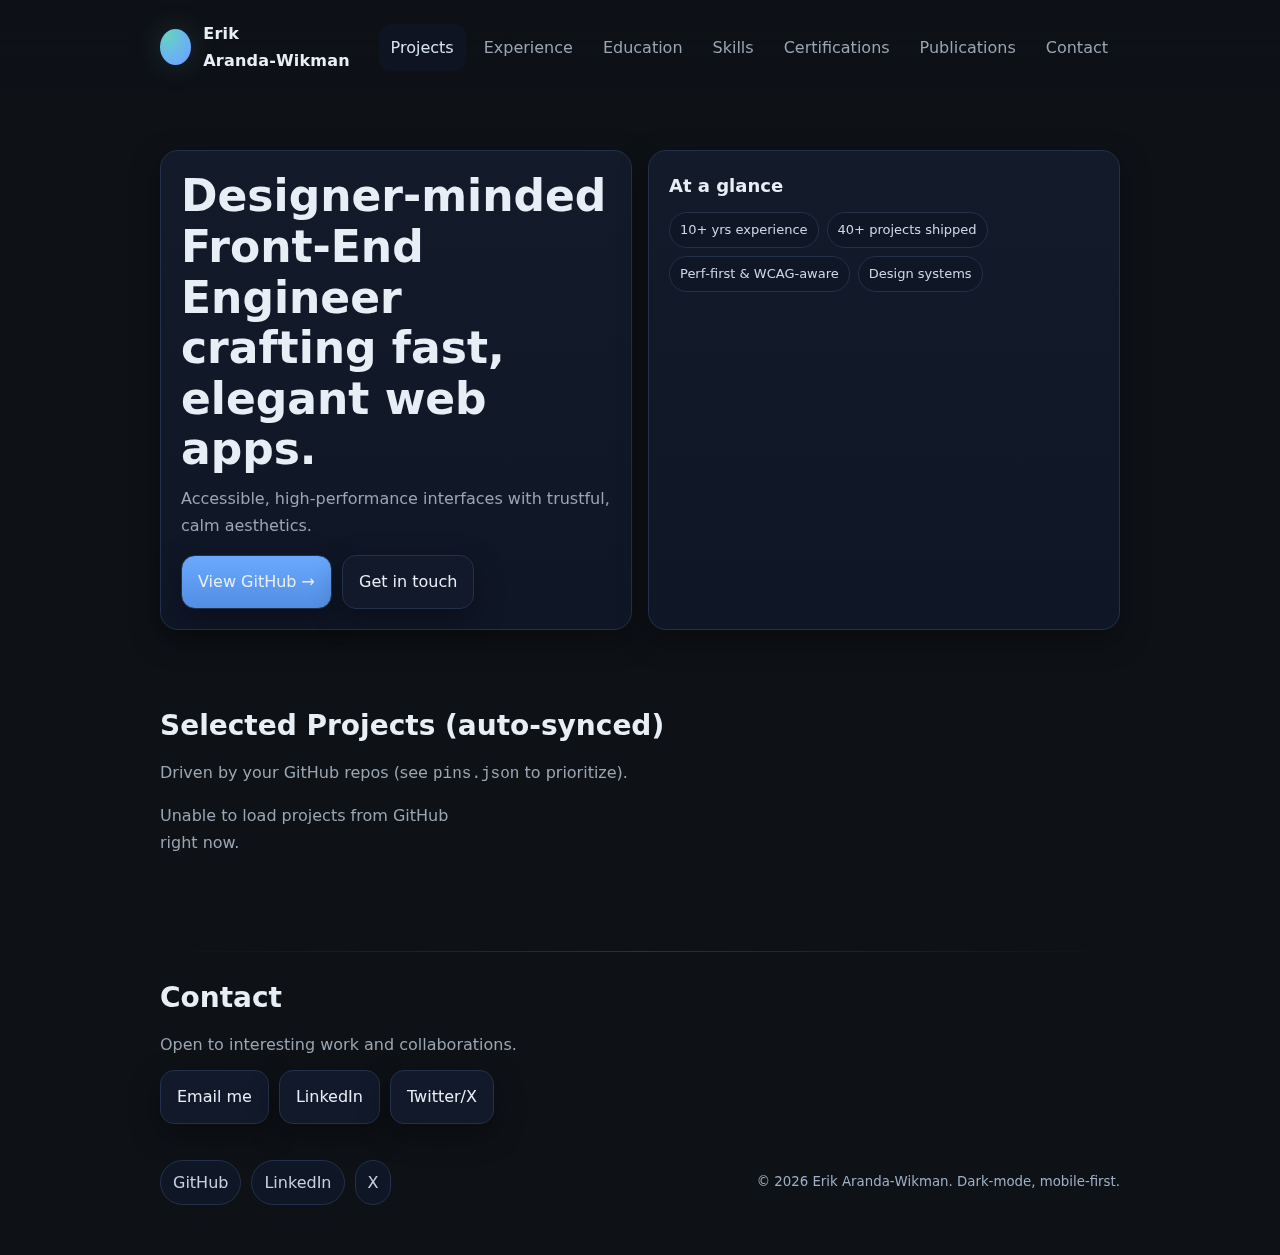
<file: index.html>
<!doctype html>
<html lang="en">
<head>
  <meta charset="utf-8" />
  <meta name="viewport" content="width=device-width, initial-scale=1" />
  <title>Erik Aranda‑Wikman · Projects</title>
  <meta name="description" content="Projects and selected work" />
  <meta property="og:title" content="Erik Aranda‑Wikman · Projects" />
  <meta property="og:description" content="Projects and selected work" />
  <meta property="og:type" content="website" />
  <meta name="color-scheme" content="dark" />
  <meta name="gh-username" content="your-github" />
  <link rel="icon" href="data:image/svg+xml,%3Csvg xmlns='http://www.w3.org/2000/svg' viewBox='0 0 100 100'%3E%3Ccircle cx='50' cy='50' r='46' fill='%230e1116'/%3E%3Ctext x='50' y='58' font-size='56' text-anchor='middle' fill='%236aa9ff' font-family='Arial,Helvetica,sans-serif'%3EE%3C/text%3E%3C/svg%3E" />
  <link rel="stylesheet" href="assets/style.css" />
</head>
<body>
  <header>
    <div class="container nav">
      <div class="brand">
        <div class="logo" aria-hidden="true"></div>
        <span>Erik Aranda‑Wikman</span>
      </div>
      <nav class="nav-links" aria-label="Primary">
        <a href="index.html" style="color:#d9e4f2;background:#0f1422">Projects</a>
        <a href="experience.html">Experience</a>
        <a href="education.html">Education</a>
        <a href="skills.html">Skills</a>
        <a href="certifications.html">Certifications</a>
        <a href="publications.html">Publications</a>
        <a href="#contact">Contact</a>
      </nav>
      <button class="menu-btn" id="menuBtn" aria-expanded="false" aria-controls="mobileMenu" aria-label="Open menu">☰</button>
    </div>
    <div class="drawer" id="mobileMenu" role="dialog" aria-label="Mobile Menu">
      <a href="index.html">Projects</a>
      <a href="experience.html">Experience</a>
      <a href="education.html">Education</a>
      <a href="skills.html">Skills</a>
      <a href="certifications.html">Certifications</a>
      <a href="publications.html">Publications</a>
      <a href="#contact">Contact</a>
    </div>
  </header>
  <main class="container">

    <section class="grid cols-2" id="home">
      <div class="card">
        <h1>Designer‑minded Front‑End Engineer crafting fast, elegant web apps.</h1>
        <p class="muted" style="margin-top:10px">Accessible, high‑performance interfaces with trustful, calm aesthetics.</p>
        <div style="display:flex;gap:10px;margin-top:16px;flex-wrap:wrap">
          <a class="btn primary" href="https://github.com/your-github" target="_blank" rel="noopener">View GitHub →</a>
          <a class="btn" href="#contact">Get in touch</a>
        </div>
      </div>
      <div class="card">
        <h3>At a glance</h3>
        <div class="chips" style="margin-top:10px">
          <span class="chip">10+ yrs experience</span>
          <span class="chip">40+ projects shipped</span>
          <span class="chip">Perf‑first & WCAG‑aware</span>
          <span class="chip">Design systems</span>
        </div>
      </div>
    </section>

    <section id="projects">
      <h2>Selected Projects (auto‑synced)</h2>
      <p class="muted">Driven by your GitHub repos (see <code>pins.json</code> to prioritize).</p>
      <div class="grid cols-3" id="projectGrid" style="margin-top:14px"></div>
    </section>

    <section id="contact">
      <div class="divider" role="separator" aria-hidden="true"></div>
      <h2>Contact</h2>
      <p class="muted">Open to interesting work and collaborations.</p>
      <div style="display:flex;gap:10px;margin-top:12px;flex-wrap:wrap">
        <a class="btn" href="mailto:hello@yourdomain.com">Email me</a>
        <a class="btn" href="https://www.linkedin.com/in/your-handle" target="_blank" rel="noopener">LinkedIn</a>
        <a class="btn" href="https://x.com/your-handle" target="_blank" rel="noopener">Twitter/X</a>
      </div>
    </section>

    <footer class="footer">
      <div class="social">
        <a href="https://github.com/your-github" target="_blank" rel="noopener" aria-label="GitHub">GitHub</a>
        <a href="https://linkedin.com/in/your-handle" target="_blank" rel="noopener" aria-label="LinkedIn">LinkedIn</a>
        <a href="https://x.com/your-handle" target="_blank" rel="noopener" aria-label="Twitter">X</a>
      </div>
      <small>© <span id="year"></span> Erik Aranda‑Wikman. Dark‑mode, mobile‑first.</small>
    </footer>
  </main>
  <script src="assets/app.js"></script>
</body>
</html>
</file>
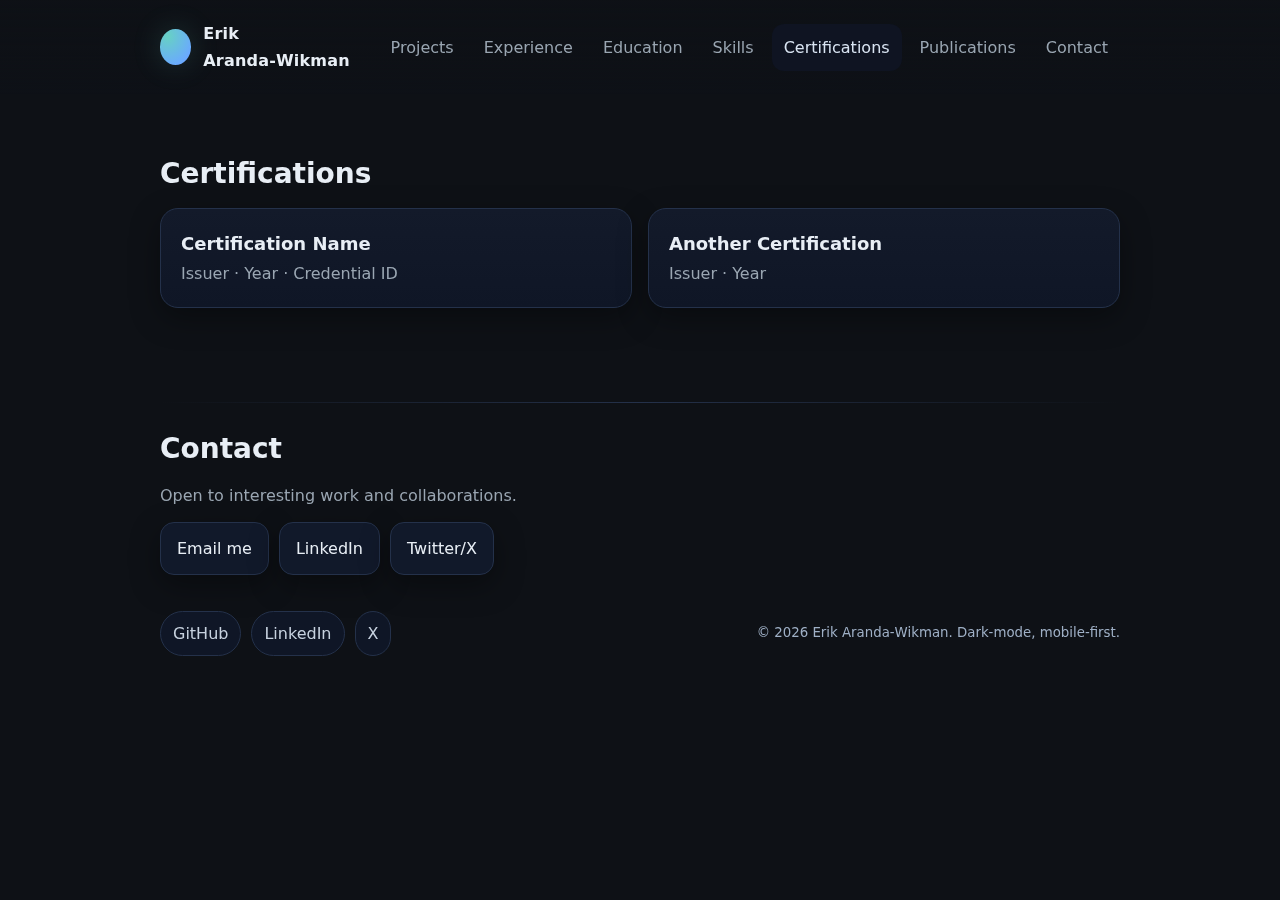
<file: certifications.html>
<!doctype html>
<html lang="en">
<head>
  <meta charset="utf-8" />
  <meta name="viewport" content="width=device-width, initial-scale=1" />
  <title>Certifications · Erik Aranda‑Wikman</title>
  <meta name="description" content="Personal portfolio of Erik Aranda‑Wikman" />
  <meta property="og:title" content="Certifications · Erik Aranda‑Wikman" />
  <meta property="og:description" content="Personal portfolio" />
  <meta property="og:type" content="website" />
  <meta name="color-scheme" content="dark" />
  <meta name="gh-username" content="your-github" />
  <link rel="icon" href="data:image/svg+xml,%3Csvg xmlns='http://www.w3.org/2000/svg' viewBox='0 0 100 100'%3E%3Ccircle cx='50' cy='50' r='46' fill='%230e1116'/%3E%3Ctext x='50' y='58' font-size='56' text-anchor='middle' fill='%236aa9ff' font-family='Arial,Helvetica,sans-serif'%3EE%3C/text%3E%3C/svg%3E" />
  <link rel="stylesheet" href="assets/style.css" />
</head>
<body>
  <header>
    <div class="container nav">
      <div class="brand">
        <div class="logo" aria-hidden="true"></div>
        <span>Erik Aranda‑Wikman</span>
      </div>
      <nav class="nav-links" aria-label="Primary">
        <a href="index.html">Projects</a>
        <a href="experience.html">Experience</a>
        <a href="education.html">Education</a>
        <a href="skills.html">Skills</a>
        <a href="certifications.html" style="color:#d9e4f2;background:#0f1422">Certifications</a>
        <a href="publications.html">Publications</a>
        <a href="#contact">Contact</a>
      </nav>
      <button class="menu-btn" id="menuBtn" aria-expanded="false" aria-controls="mobileMenu" aria-label="Open menu">☰</button>
    </div>
    <div class="drawer" id="mobileMenu" role="dialog" aria-label="Mobile Menu">
      <a href="index.html">Projects</a>
      <a href="experience.html">Experience</a>
      <a href="education.html">Education</a>
      <a href="skills.html">Skills</a>
      <a href="certifications.html">Certifications</a>
      <a href="publications.html">Publications</a>
      <a href="#contact">Contact</a>
    </div>
  </header>
  <main class="container">

    <section id="certifications">
      <h2>Certifications</h2>
      <div class="grid cols-2" style="margin-top:10px">
        <article class="card">
          <h3>Certification Name</h3>
          <p class="muted">Issuer · Year · Credential ID</p>
        </article>
        <article class="card">
          <h3>Another Certification</h3>
          <p class="muted">Issuer · Year</p>
        </article>
      </div>
    </section>

    <section id="contact">
      <div class="divider" role="separator" aria-hidden="true"></div>
      <h2>Contact</h2>
      <p class="muted">Open to interesting work and collaborations.</p>
      <div style="display:flex;gap:10px;margin-top:12px;flex-wrap:wrap">
        <a class="btn" href="mailto:hello@yourdomain.com">Email me</a>
        <a class="btn" href="https://www.linkedin.com/in/your-handle" target="_blank" rel="noopener">LinkedIn</a>
        <a class="btn" href="https://x.com/your-handle" target="_blank" rel="noopener">Twitter/X</a>
      </div>
    </section>

    <footer class="footer">
      <div class="social">
        <a href="https://github.com/your-github" target="_blank" rel="noopener" aria-label="GitHub">GitHub</a>
        <a href="https://linkedin.com/in/your-handle" target="_blank" rel="noopener" aria-label="LinkedIn">LinkedIn</a>
        <a href="https://x.com/your-handle" target="_blank" rel="noopener" aria-label="Twitter">X</a>
      </div>
      <small>© <span id="year"></span> Erik Aranda‑Wikman. Dark‑mode, mobile‑first.</small>
    </footer>
  </main>
  <script src="assets/app.js"></script>
</body>
</html>
</file>
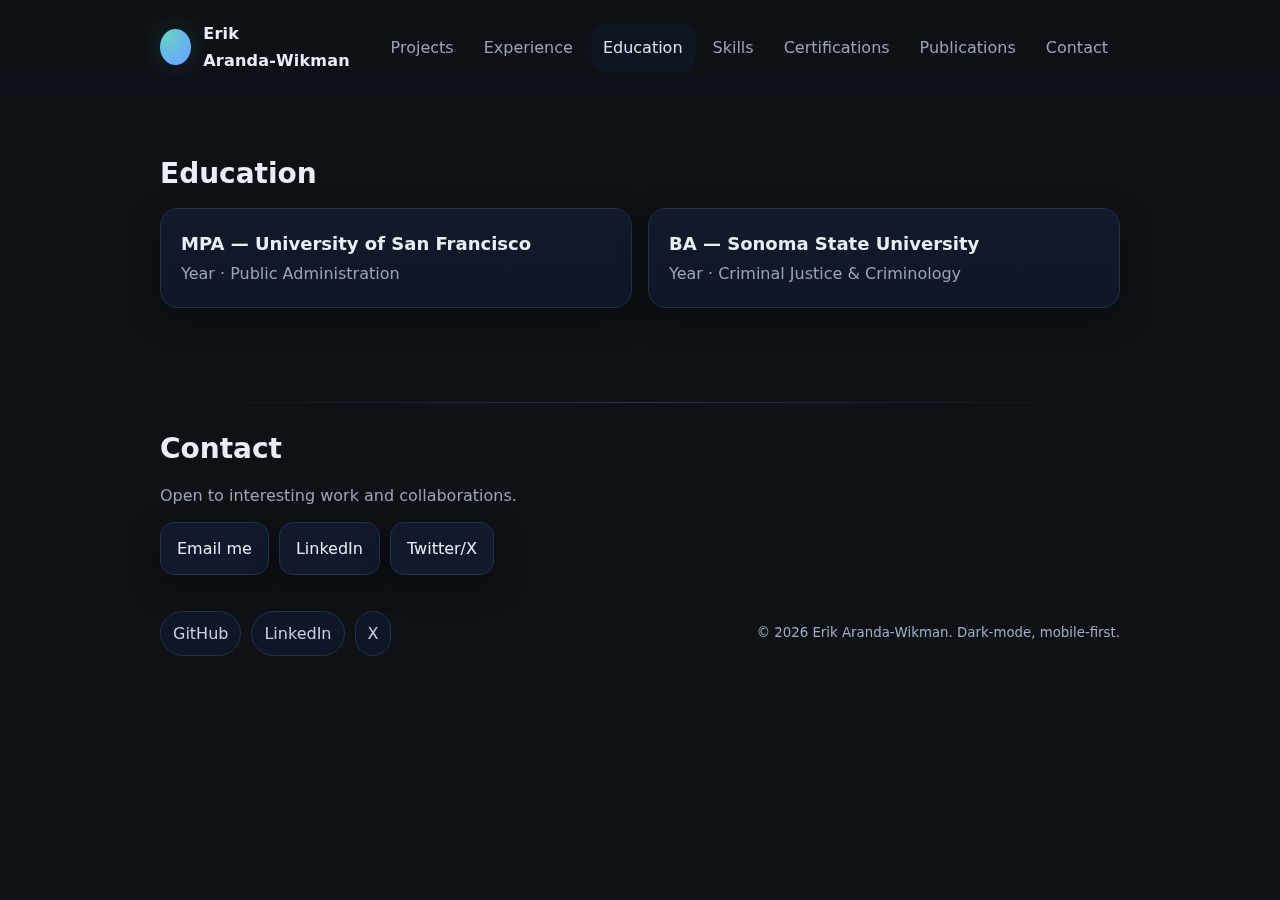
<file: education.html>
<!doctype html>
<html lang="en">
<head>
  <meta charset="utf-8" />
  <meta name="viewport" content="width=device-width, initial-scale=1" />
  <title>Education · Erik Aranda‑Wikman</title>
  <meta name="description" content="Personal portfolio of Erik Aranda‑Wikman" />
  <meta property="og:title" content="Education · Erik Aranda‑Wikman" />
  <meta property="og:description" content="Personal portfolio" />
  <meta property="og:type" content="website" />
  <meta name="color-scheme" content="dark" />
  <meta name="gh-username" content="your-github" />
  <link rel="icon" href="data:image/svg+xml,%3Csvg xmlns='http://www.w3.org/2000/svg' viewBox='0 0 100 100'%3E%3Ccircle cx='50' cy='50' r='46' fill='%230e1116'/%3E%3Ctext x='50' y='58' font-size='56' text-anchor='middle' fill='%236aa9ff' font-family='Arial,Helvetica,sans-serif'%3EE%3C/text%3E%3C/svg%3E" />
  <link rel="stylesheet" href="assets/style.css" />
</head>
<body>
  <header>
    <div class="container nav">
      <div class="brand">
        <div class="logo" aria-hidden="true"></div>
        <span>Erik Aranda‑Wikman</span>
      </div>
      <nav class="nav-links" aria-label="Primary">
        <a href="index.html">Projects</a>
        <a href="experience.html">Experience</a>
        <a href="education.html" style="color:#d9e4f2;background:#0f1422">Education</a>
        <a href="skills.html">Skills</a>
        <a href="certifications.html">Certifications</a>
        <a href="publications.html">Publications</a>
        <a href="#contact">Contact</a>
      </nav>
      <button class="menu-btn" id="menuBtn" aria-expanded="false" aria-controls="mobileMenu" aria-label="Open menu">☰</button>
    </div>
    <div class="drawer" id="mobileMenu" role="dialog" aria-label="Mobile Menu">
      <a href="index.html">Projects</a>
      <a href="experience.html">Experience</a>
      <a href="education.html">Education</a>
      <a href="skills.html">Skills</a>
      <a href="certifications.html">Certifications</a>
      <a href="publications.html">Publications</a>
      <a href="#contact">Contact</a>
    </div>
  </header>
  <main class="container">

    <section id="education">
      <h2>Education</h2>
      <div class="grid cols-2" style="margin-top:10px">
        <article class="card">
          <h3>MPA — University of San Francisco</h3>
          <p class="muted">Year · Public Administration</p>
        </article>
        <article class="card">
          <h3>BA — Sonoma State University</h3>
          <p class="muted">Year · Criminal Justice & Criminology</p>
        </article>
      </div>
    </section>

    <section id="contact">
      <div class="divider" role="separator" aria-hidden="true"></div>
      <h2>Contact</h2>
      <p class="muted">Open to interesting work and collaborations.</p>
      <div style="display:flex;gap:10px;margin-top:12px;flex-wrap:wrap">
        <a class="btn" href="mailto:hello@yourdomain.com">Email me</a>
        <a class="btn" href="https://www.linkedin.com/in/your-handle" target="_blank" rel="noopener">LinkedIn</a>
        <a class="btn" href="https://x.com/your-handle" target="_blank" rel="noopener">Twitter/X</a>
      </div>
    </section>

    <footer class="footer">
      <div class="social">
        <a href="https://github.com/your-github" target="_blank" rel="noopener" aria-label="GitHub">GitHub</a>
        <a href="https://linkedin.com/in/your-handle" target="_blank" rel="noopener" aria-label="LinkedIn">LinkedIn</a>
        <a href="https://x.com/your-handle" target="_blank" rel="noopener" aria-label="Twitter">X</a>
      </div>
      <small>© <span id="year"></span> Erik Aranda‑Wikman. Dark‑mode, mobile‑first.</small>
    </footer>
  </main>
  <script src="assets/app.js"></script>
</body>
</html>
</file>
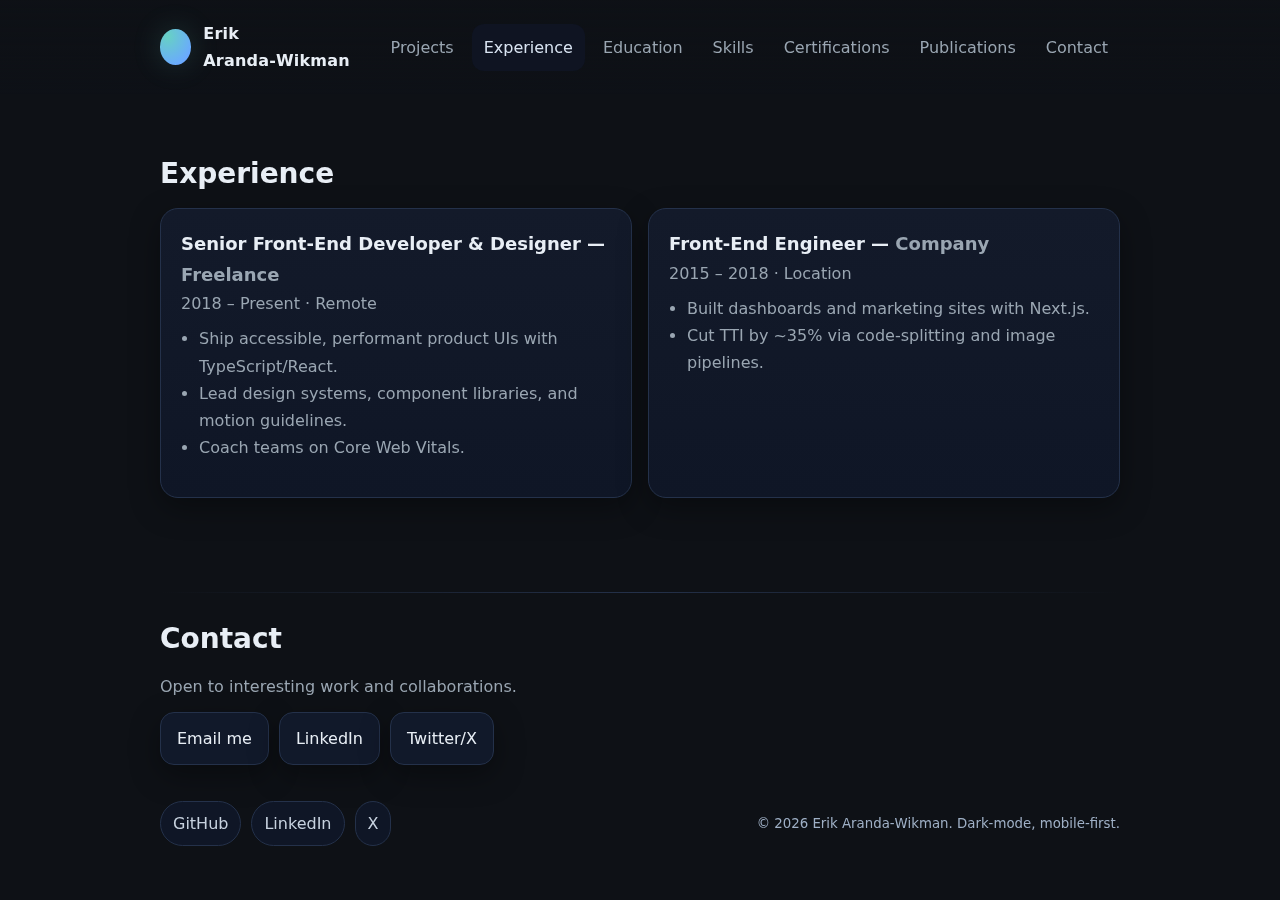
<file: experience.html>
<!doctype html>
<html lang="en">
<head>
  <meta charset="utf-8" />
  <meta name="viewport" content="width=device-width, initial-scale=1" />
  <title>Experience · Erik Aranda‑Wikman</title>
  <meta name="description" content="Personal portfolio of Erik Aranda‑Wikman" />
  <meta property="og:title" content="Experience · Erik Aranda‑Wikman" />
  <meta property="og:description" content="Personal portfolio" />
  <meta property="og:type" content="website" />
  <meta name="color-scheme" content="dark" />
  <meta name="gh-username" content="your-github" />
  <link rel="icon" href="data:image/svg+xml,%3Csvg xmlns='http://www.w3.org/2000/svg' viewBox='0 0 100 100'%3E%3Ccircle cx='50' cy='50' r='46' fill='%230e1116'/%3E%3Ctext x='50' y='58' font-size='56' text-anchor='middle' fill='%236aa9ff' font-family='Arial,Helvetica,sans-serif'%3EE%3C/text%3E%3C/svg%3E" />
  <link rel="stylesheet" href="assets/style.css" />
</head>
<body>
  <header>
    <div class="container nav">
      <div class="brand">
        <div class="logo" aria-hidden="true"></div>
        <span>Erik Aranda‑Wikman</span>
      </div>
      <nav class="nav-links" aria-label="Primary">
        <a href="index.html">Projects</a>
        <a href="experience.html" style="color:#d9e4f2;background:#0f1422">Experience</a>
        <a href="education.html">Education</a>
        <a href="skills.html">Skills</a>
        <a href="certifications.html">Certifications</a>
        <a href="publications.html">Publications</a>
        <a href="#contact">Contact</a>
      </nav>
      <button class="menu-btn" id="menuBtn" aria-expanded="false" aria-controls="mobileMenu" aria-label="Open menu">☰</button>
    </div>
    <div class="drawer" id="mobileMenu" role="dialog" aria-label="Mobile Menu">
      <a href="index.html">Projects</a>
      <a href="experience.html">Experience</a>
      <a href="education.html">Education</a>
      <a href="skills.html">Skills</a>
      <a href="certifications.html">Certifications</a>
      <a href="publications.html">Publications</a>
      <a href="#contact">Contact</a>
    </div>
  </header>
  <main class="container">

    <section id="experience">
      <h2>Experience</h2>
      <div class="grid cols-2" style="margin-top:10px">
        <article class="card">
          <h3>Senior Front‑End Developer & Designer — <span class="muted">Freelance</span></h3>
          <p class="muted">2018 – Present · Remote</p>
          <ul class="muted" style="margin-top:8px; padding-left:18px">
            <li>Ship accessible, performant product UIs with TypeScript/React.</li>
            <li>Lead design systems, component libraries, and motion guidelines.</li>
            <li>Coach teams on Core Web Vitals.</li>
          </ul>
        </article>
        <article class="card">
          <h3>Front‑End Engineer — <span class="muted">Company</span></h3>
          <p class="muted">2015 – 2018 · Location</p>
          <ul class="muted" style="margin-top:8px; padding-left:18px">
            <li>Built dashboards and marketing sites with Next.js.</li>
            <li>Cut TTI by ~35% via code‑splitting and image pipelines.</li>
          </ul>
        </article>
      </div>
    </section>

    <section id="contact">
      <div class="divider" role="separator" aria-hidden="true"></div>
      <h2>Contact</h2>
      <p class="muted">Open to interesting work and collaborations.</p>
      <div style="display:flex;gap:10px;margin-top:12px;flex-wrap:wrap">
        <a class="btn" href="mailto:hello@yourdomain.com">Email me</a>
        <a class="btn" href="https://www.linkedin.com/in/your-handle" target="_blank" rel="noopener">LinkedIn</a>
        <a class="btn" href="https://x.com/your-handle" target="_blank" rel="noopener">Twitter/X</a>
      </div>
    </section>

    <footer class="footer">
      <div class="social">
        <a href="https://github.com/your-github" target="_blank" rel="noopener" aria-label="GitHub">GitHub</a>
        <a href="https://linkedin.com/in/your-handle" target="_blank" rel="noopener" aria-label="LinkedIn">LinkedIn</a>
        <a href="https://x.com/your-handle" target="_blank" rel="noopener" aria-label="Twitter">X</a>
      </div>
      <small>© <span id="year"></span> Erik Aranda‑Wikman. Dark‑mode, mobile‑first.</small>
    </footer>
  </main>
  <script src="assets/app.js"></script>
</body>
</html>
</file>
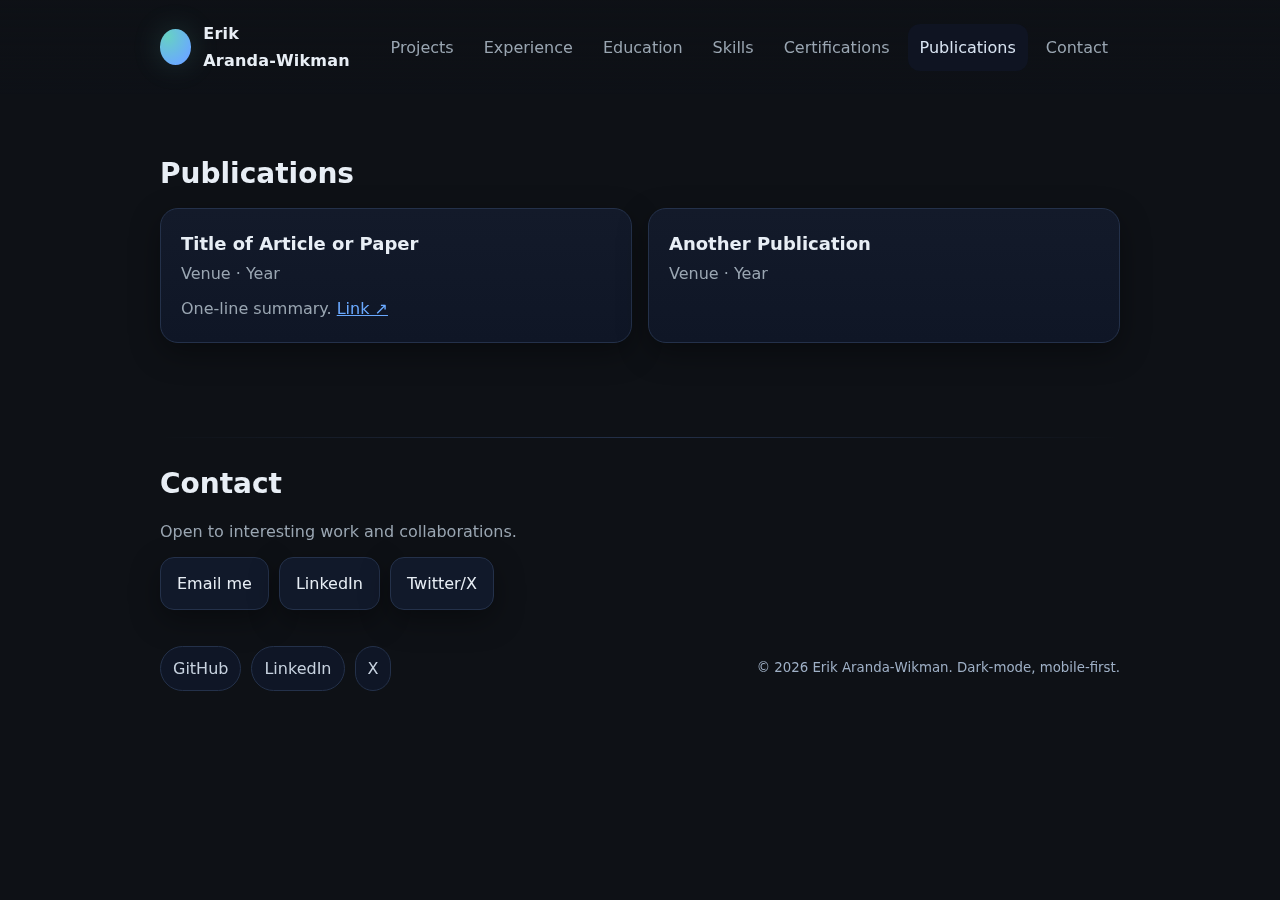
<file: publications.html>
<!doctype html>
<html lang="en">
<head>
  <meta charset="utf-8" />
  <meta name="viewport" content="width=device-width, initial-scale=1" />
  <title>Publications · Erik Aranda‑Wikman</title>
  <meta name="description" content="Personal portfolio of Erik Aranda‑Wikman" />
  <meta property="og:title" content="Publications · Erik Aranda‑Wikman" />
  <meta property="og:description" content="Personal portfolio" />
  <meta property="og:type" content="website" />
  <meta name="color-scheme" content="dark" />
  <meta name="gh-username" content="your-github" />
  <link rel="icon" href="data:image/svg+xml,%3Csvg xmlns='http://www.w3.org/2000/svg' viewBox='0 0 100 100'%3E%3Ccircle cx='50' cy='50' r='46' fill='%230e1116'/%3E%3Ctext x='50' y='58' font-size='56' text-anchor='middle' fill='%236aa9ff' font-family='Arial,Helvetica,sans-serif'%3EE%3C/text%3E%3C/svg%3E" />
  <link rel="stylesheet" href="assets/style.css" />
</head>
<body>
  <header>
    <div class="container nav">
      <div class="brand">
        <div class="logo" aria-hidden="true"></div>
        <span>Erik Aranda‑Wikman</span>
      </div>
      <nav class="nav-links" aria-label="Primary">
        <a href="index.html">Projects</a>
        <a href="experience.html">Experience</a>
        <a href="education.html">Education</a>
        <a href="skills.html">Skills</a>
        <a href="certifications.html">Certifications</a>
        <a href="publications.html" style="color:#d9e4f2;background:#0f1422">Publications</a>
        <a href="#contact">Contact</a>
      </nav>
      <button class="menu-btn" id="menuBtn" aria-expanded="false" aria-controls="mobileMenu" aria-label="Open menu">☰</button>
    </div>
    <div class="drawer" id="mobileMenu" role="dialog" aria-label="Mobile Menu">
      <a href="index.html">Projects</a>
      <a href="experience.html">Experience</a>
      <a href="education.html">Education</a>
      <a href="skills.html">Skills</a>
      <a href="certifications.html">Certifications</a>
      <a href="publications.html">Publications</a>
      <a href="#contact">Contact</a>
    </div>
  </header>
  <main class="container">

    <section id="publications">
      <h2>Publications</h2>
      <div class="grid cols-2" style="margin-top:10px">
        <article class="card">
          <h3>Title of Article or Paper</h3>
          <p class="muted">Venue · Year</p>
          <p class="muted" style="margin-top:8px">One‑line summary. <a href="#" style="color:var(--accent)">Link ↗</a></p>
        </article>
        <article class="card">
          <h3>Another Publication</h3>
          <p class="muted">Venue · Year</p>
        </article>
      </div>
    </section>

    <section id="contact">
      <div class="divider" role="separator" aria-hidden="true"></div>
      <h2>Contact</h2>
      <p class="muted">Open to interesting work and collaborations.</p>
      <div style="display:flex;gap:10px;margin-top:12px;flex-wrap:wrap">
        <a class="btn" href="mailto:hello@yourdomain.com">Email me</a>
        <a class="btn" href="https://www.linkedin.com/in/your-handle" target="_blank" rel="noopener">LinkedIn</a>
        <a class="btn" href="https://x.com/your-handle" target="_blank" rel="noopener">Twitter/X</a>
      </div>
    </section>

    <footer class="footer">
      <div class="social">
        <a href="https://github.com/your-github" target="_blank" rel="noopener" aria-label="GitHub">GitHub</a>
        <a href="https://linkedin.com/in/your-handle" target="_blank" rel="noopener" aria-label="LinkedIn">LinkedIn</a>
        <a href="https://x.com/your-handle" target="_blank" rel="noopener" aria-label="Twitter">X</a>
      </div>
      <small>© <span id="year"></span> Erik Aranda‑Wikman. Dark‑mode, mobile‑first.</small>
    </footer>
  </main>
  <script src="assets/app.js"></script>
</body>
</html>
</file>
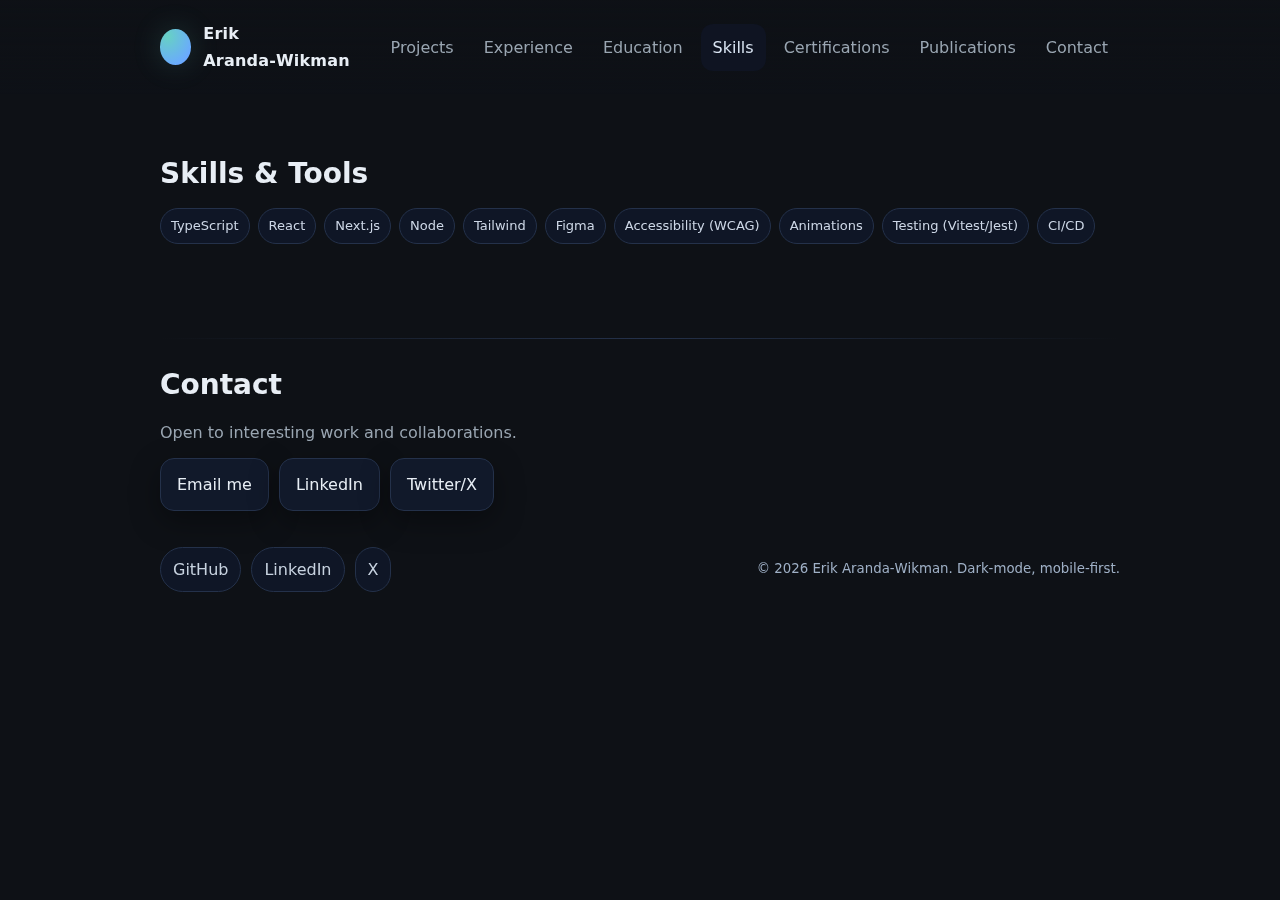
<file: skills.html>
<!doctype html>
<html lang="en">
<head>
  <meta charset="utf-8" />
  <meta name="viewport" content="width=device-width, initial-scale=1" />
  <title>Skills · Erik Aranda‑Wikman</title>
  <meta name="description" content="Personal portfolio of Erik Aranda‑Wikman" />
  <meta property="og:title" content="Skills · Erik Aranda‑Wikman" />
  <meta property="og:description" content="Personal portfolio" />
  <meta property="og:type" content="website" />
  <meta name="color-scheme" content="dark" />
  <meta name="gh-username" content="your-github" />
  <link rel="icon" href="data:image/svg+xml,%3Csvg xmlns='http://www.w3.org/2000/svg' viewBox='0 0 100 100'%3E%3Ccircle cx='50' cy='50' r='46' fill='%230e1116'/%3E%3Ctext x='50' y='58' font-size='56' text-anchor='middle' fill='%236aa9ff' font-family='Arial,Helvetica,sans-serif'%3EE%3C/text%3E%3C/svg%3E" />
  <link rel="stylesheet" href="assets/style.css" />
</head>
<body>
  <header>
    <div class="container nav">
      <div class="brand">
        <div class="logo" aria-hidden="true"></div>
        <span>Erik Aranda‑Wikman</span>
      </div>
      <nav class="nav-links" aria-label="Primary">
        <a href="index.html">Projects</a>
        <a href="experience.html">Experience</a>
        <a href="education.html">Education</a>
        <a href="skills.html" style="color:#d9e4f2;background:#0f1422">Skills</a>
        <a href="certifications.html">Certifications</a>
        <a href="publications.html">Publications</a>
        <a href="#contact">Contact</a>
      </nav>
      <button class="menu-btn" id="menuBtn" aria-expanded="false" aria-controls="mobileMenu" aria-label="Open menu">☰</button>
    </div>
    <div class="drawer" id="mobileMenu" role="dialog" aria-label="Mobile Menu">
      <a href="index.html">Projects</a>
      <a href="experience.html">Experience</a>
      <a href="education.html">Education</a>
      <a href="skills.html">Skills</a>
      <a href="certifications.html">Certifications</a>
      <a href="publications.html">Publications</a>
      <a href="#contact">Contact</a>
    </div>
  </header>
  <main class="container">

    <section id="skills">
      <h2>Skills & Tools</h2>
      <div class="chips" style="margin-top:10px">
        <span class="chip">TypeScript</span>
        <span class="chip">React</span>
        <span class="chip">Next.js</span>
        <span class="chip">Node</span>
        <span class="chip">Tailwind</span>
        <span class="chip">Figma</span>
        <span class="chip">Accessibility (WCAG)</span>
        <span class="chip">Animations</span>
        <span class="chip">Testing (Vitest/Jest)</span>
        <span class="chip">CI/CD</span>
      </div>
    </section>

    <section id="contact">
      <div class="divider" role="separator" aria-hidden="true"></div>
      <h2>Contact</h2>
      <p class="muted">Open to interesting work and collaborations.</p>
      <div style="display:flex;gap:10px;margin-top:12px;flex-wrap:wrap">
        <a class="btn" href="mailto:hello@yourdomain.com">Email me</a>
        <a class="btn" href="https://www.linkedin.com/in/your-handle" target="_blank" rel="noopener">LinkedIn</a>
        <a class="btn" href="https://x.com/your-handle" target="_blank" rel="noopener">Twitter/X</a>
      </div>
    </section>

    <footer class="footer">
      <div class="social">
        <a href="https://github.com/your-github" target="_blank" rel="noopener" aria-label="GitHub">GitHub</a>
        <a href="https://linkedin.com/in/your-handle" target="_blank" rel="noopener" aria-label="LinkedIn">LinkedIn</a>
        <a href="https://x.com/your-handle" target="_blank" rel="noopener" aria-label="Twitter">X</a>
      </div>
      <small>© <span id="year"></span> Erik Aranda‑Wikman. Dark‑mode, mobile‑first.</small>
    </footer>
  </main>
  <script src="assets/app.js"></script>
</body>
</html>
</file>
<file: assets/style.css>
:root{
  --bg: #0e1116;
  --surface: #121725;
  --surface-2: #131a2a;
  --text: #e8eef5;
  --muted: #9aa6b2;
  --accent: #6aa9ff;
  --accent-2: #67d1c4;
  --border: #24314a;
  --radius: 18px;
  --shadow: 0 10px 30px rgba(0,0,0,.35);
}

*{box-sizing:border-box}
html{scroll-behavior:smooth}
body{margin:0;background:var(--bg);color:var(--text);font:16px/1.7 ui-sans-serif,system-ui,-apple-system,Segoe UI,Inter,Roboto,Helvetica,Arial,sans-serif}

.container{max-width:1000px;margin-inline:auto;padding:20px}

/* Header / Nav */
header{position:sticky;top:0;background:linear-gradient(to bottom, rgba(14,17,22,.92), rgba(14,17,22,.65) 60%, transparent);backdrop-filter:saturate(1.1) blur(8px);z-index:20}
.nav{display:flex;align-items:center;justify-content:space-between;gap:12px}
.brand{display:flex;align-items:center;gap:12px;font-weight:700;letter-spacing:.2px}
.logo{width:36px;height:36px;border-radius:50%;background:radial-gradient(85% 85% at 25% 20%, var(--accent-2), var(--accent));box-shadow:0 0 30px rgba(103,209,196,.18)}
.nav-links{display:none;gap:6px;align-items:center}
.nav-links a{color:var(--muted);text-decoration:none;padding:10px 12px;border-radius:12px}
.nav-links a:focus,.nav-links a:hover{background:#0f1422;color:#d9e4f2}
.menu-btn{display:inline-flex;align-items:center;justify-content:center;width:40px;height:40px;border-radius:12px;border:1px solid var(--border);background:#0f1422;color:#cfe0f3}
@media(min-width:820px){
  .nav-links{display:flex}
  .menu-btn{display:none}
}

/* Mobile drawer */
.drawer{position:fixed;inset:auto 0 0 0;transform:translateY(105%);transition:transform .22s ease; background:rgba(15,20,34,.96);backdrop-filter:blur(12px);border-top:1px solid var(--border);padding:12px 16px}
.drawer.open{transform:translateY(0)}
.drawer a{display:block;padding:12px;border-radius:12px;color:#d9e4f2;text-decoration:none}
.drawer a+a{margin-top:6px}
@media(min-width:820px){.drawer{display:none}}

/* Utilities */
.grid{display:grid;gap:16px}
.cols-2{grid-template-columns:1fr}
.cols-3{grid-template-columns:1fr}
@media(min-width:700px){.cols-2{grid-template-columns:1fr 1fr}} 
@media(min-width:940px){.cols-3{grid-template-columns:repeat(3,1fr)}}

section{padding-block:36px}
.card{background:linear-gradient(180deg,var(--surface-2),#0f1626);border:1px solid var(--border);border-radius:var(--radius);padding:20px;box-shadow:var(--shadow)}
.chip{display:inline-flex;align-items:center;padding:6px 10px;border-radius:999px;background:#0f1626;border:1px solid var(--border);font-size:13px;color:#cdd7e6}
.chips{display:flex;gap:8px;flex-wrap:wrap}

h1{font-size:clamp(28px,4.2vw,44px);line-height:1.15;margin:0}
h2{font-size:clamp(20px,2.6vw,28px);margin:0 0 10px}
h3{font-size:18px;margin:0}
p{margin:0}
.muted{color:var(--muted)}
.btn{display:inline-flex;align-items:center;gap:10px;padding:12px 16px;border-radius:14px;text-decoration:none;border:1px solid var(--border);background:#11192a;color:#e8eef5;box-shadow:var(--shadow)}
.btn.primary{background:linear-gradient(180deg,var(--accent),#528ee2)}

.project{display:flex;flex-direction:column;gap:10px}
.project .links{display:flex;gap:10px;flex-wrap:wrap}

.divider{height:1px;background:linear-gradient(90deg,transparent,var(--border),transparent);margin:22px 0}

.footer{display:flex;flex-wrap:wrap;gap:10px;align-items:center;justify-content:space-between;color:#9fb0c6;padding-bottom:32px}
.social{display:flex;gap:10px}
.social a{display:inline-flex;align-items:center;gap:8px;text-decoration:none;color:#c7d2df;border:1px solid var(--border);border-radius:999px;padding:8px 12px;background:#0f1626}
</file>
